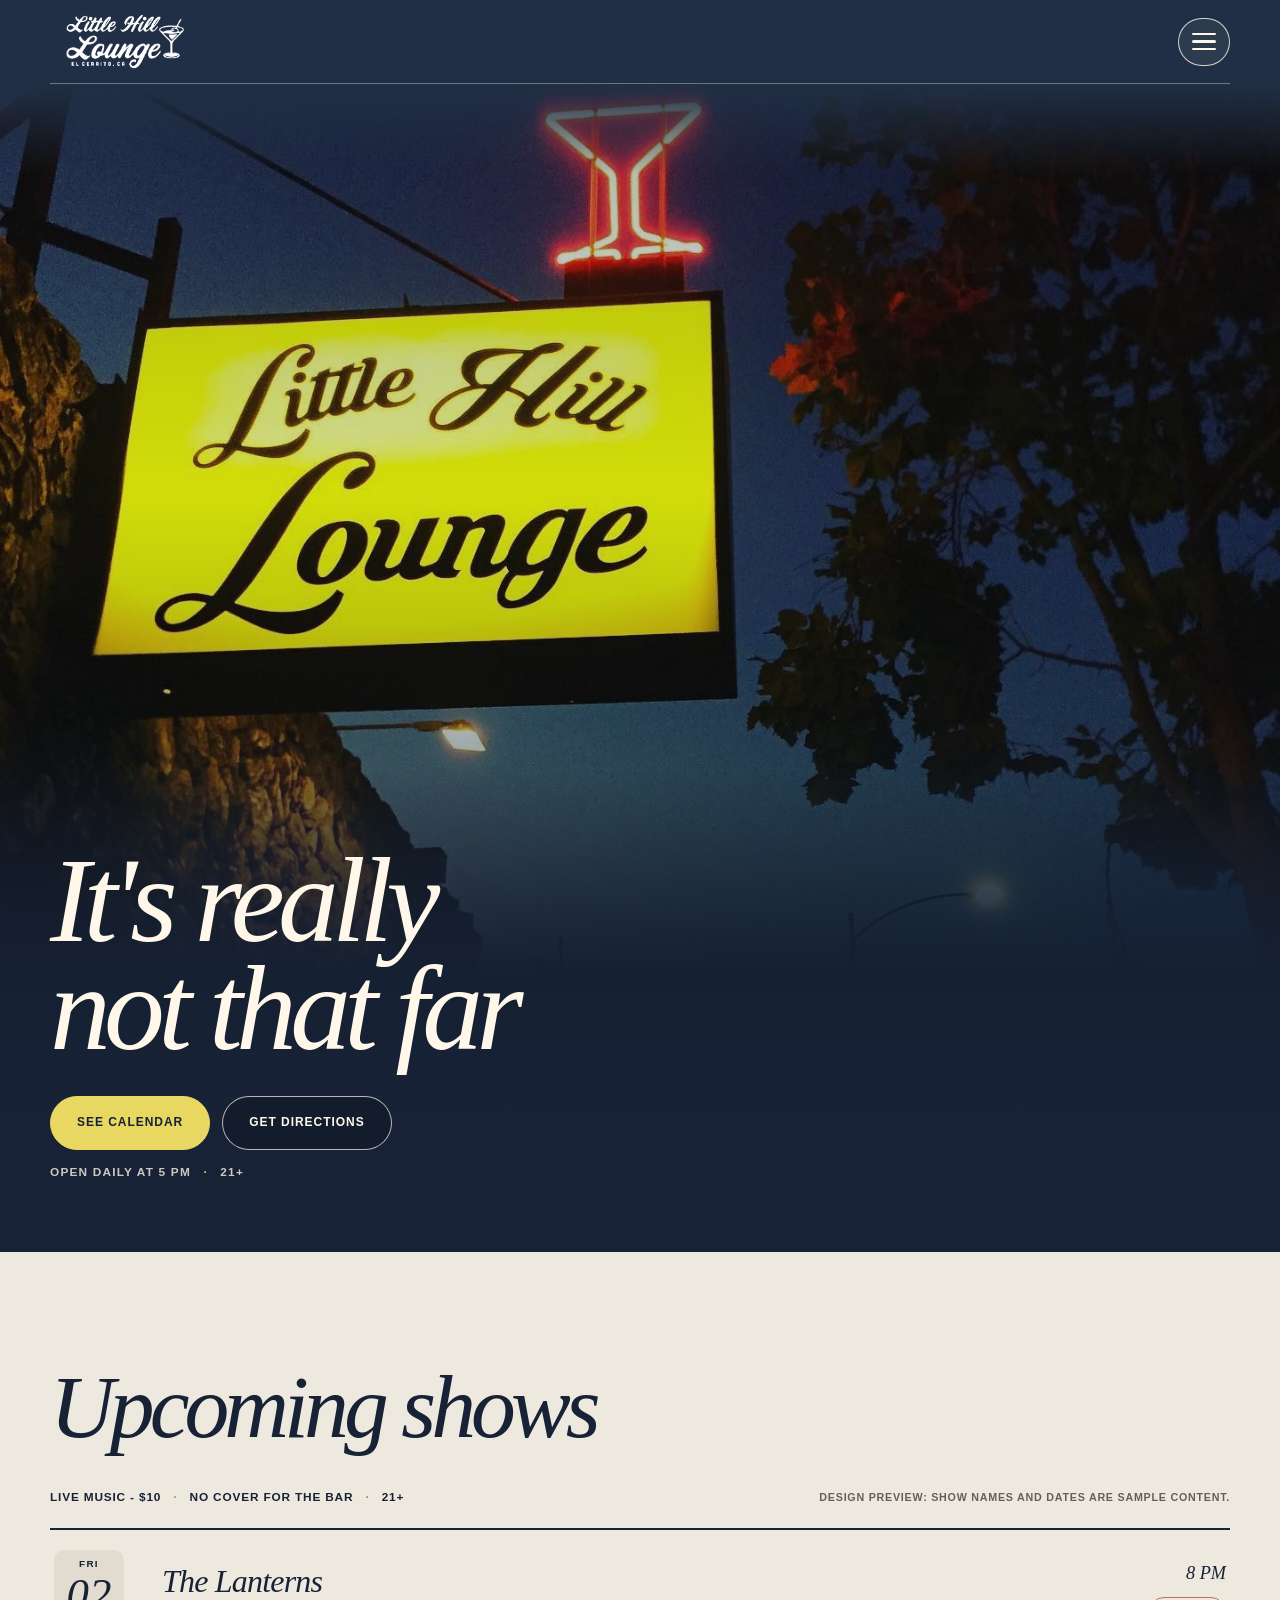
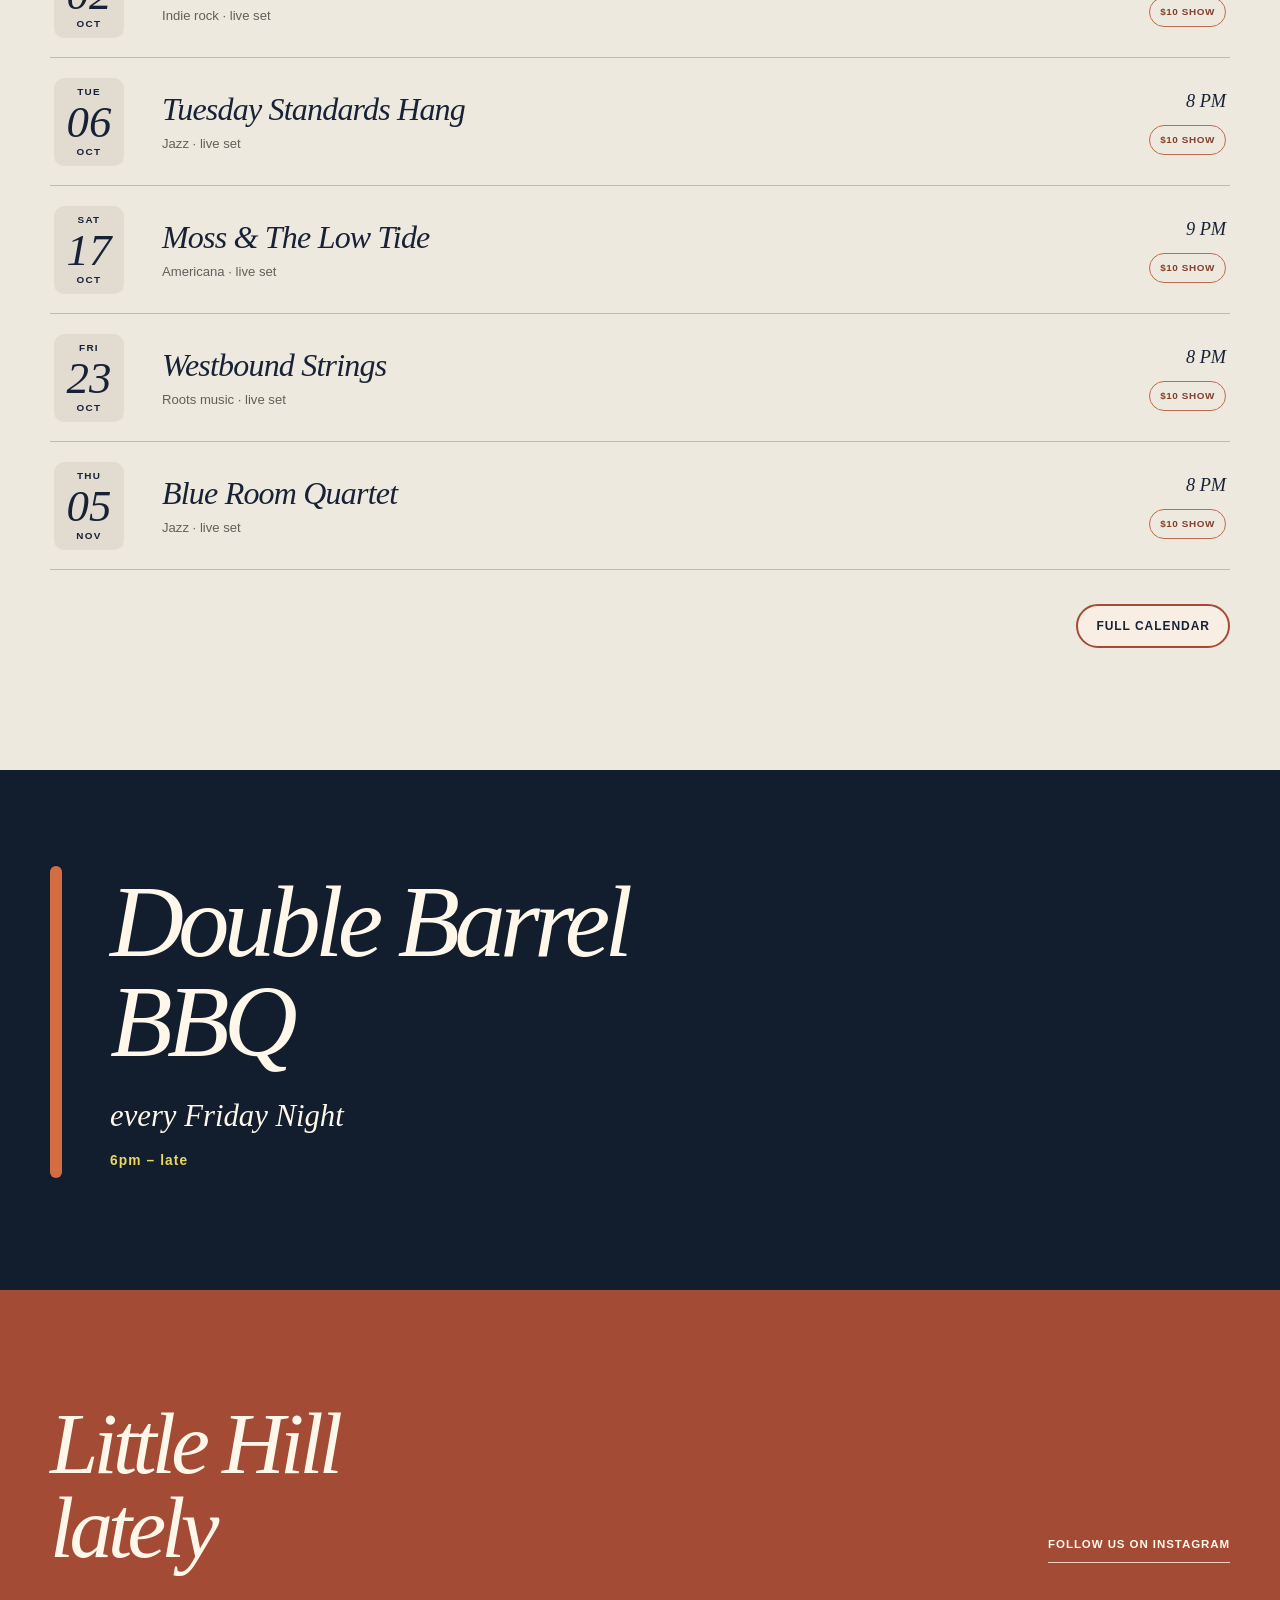
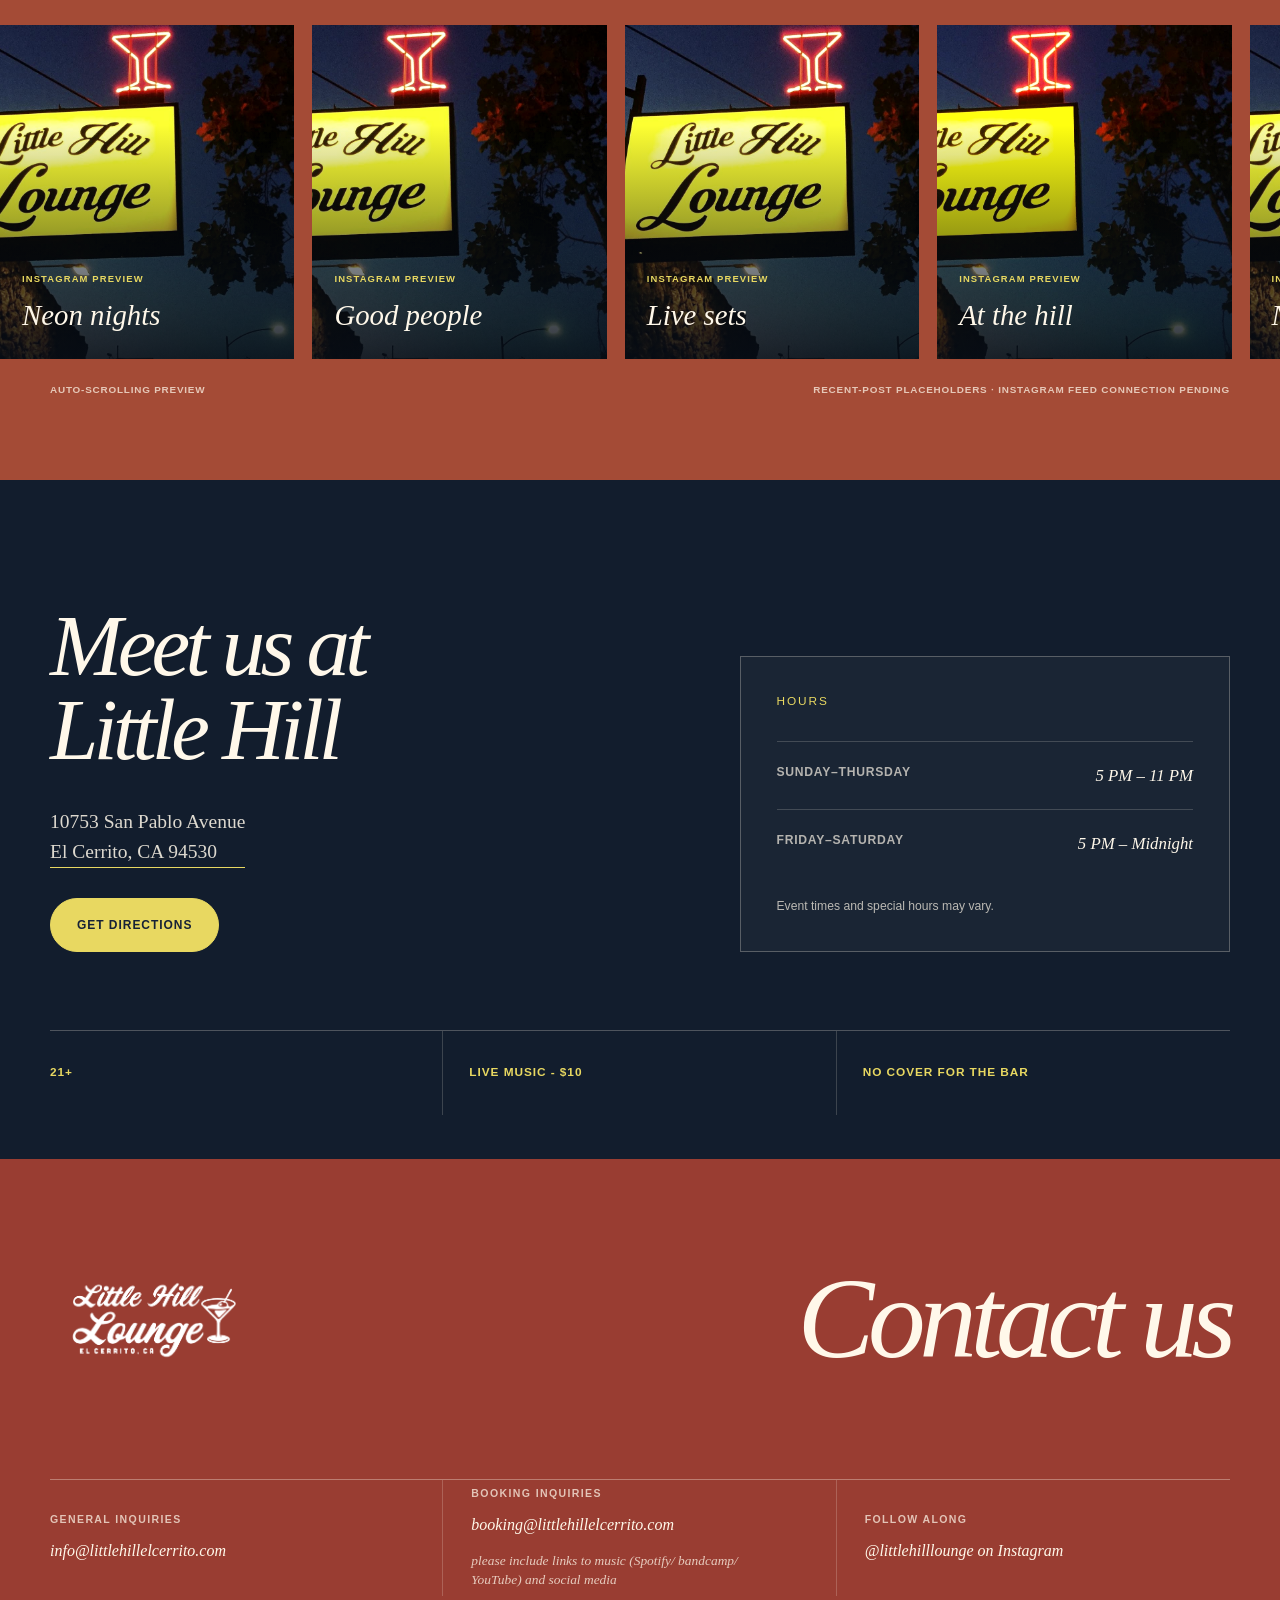
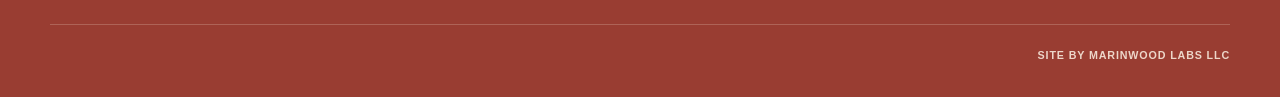
<file: website-preview/index.html>
<!DOCTYPE html><html lang="en"><head><!-- little-hill-preview-build:c934e8833230966b --><meta charSet="utf-8"/><meta name="viewport" content="width=device-width, initial-scale=1"/><link rel="preload" href="images/little-hill-logo-white.png" as="image"/><link rel="stylesheet" href="_next/static/css/index.dz2rYvUf.css" data-rsc-css-href="_next/static/css/index.dz2rYvUf.css" data-precedence="vite-rsc/importer-resources"/><title>Little Hill Lounge | El Cerrito&#x27;s Living Room</title><meta name="description" content="Little Hill Lounge is El Cerrito&#x27;s living room for drinks, neighbors, and live music. Find hours, directions, show updates, and booking information."/><meta property="og:title" content="Little Hill Lounge | El Cerrito&#x27;s Living Room"/><meta property="og:description" content="Drinks, neighbors, and live music in El Cerrito, California."/><meta property="og:image" content="https://littlehillelcerrito.com/images/little-hill-exterior.jpg"/><meta name="twitter:card" content="summary_large_image"/><meta name="twitter:title" content="Little Hill Lounge | El Cerrito&#x27;s Living Room"/><meta name="twitter:description" content="Drinks, neighbors, and live music in El Cerrito, California."/><meta name="twitter:image" content="https://littlehillelcerrito.com/images/little-hill-exterior.jpg"/><link rel="shortcut icon" href="images/little-hill-mark.png"/><link rel="icon" href="images/little-hill-mark.png"/>
</head><body><main id="top"><div class="site-header-bar"><header class="site-header shell"><a class="brand" href="./" aria-label="Little Hill Lounge home"><img src="images/little-hill-logo-white.png" alt="Little Hill Lounge"/></a><details class="site-menu"><summary class="menu-toggle" aria-label="Navigation menu"><span class="menu-icon" aria-hidden="true"><span></span><span></span><span></span></span></summary><nav class="menu-panel" aria-label="Main menu"><a href="#contact">Contact Us / Booking</a><a href="events.html">Events Calendar</a></nav></details></header></div><section class="hero" aria-labelledby="hero-title"><div class="hero-photo" aria-hidden="true"><img src="images/little-hill-exterior.jpg" alt="" fetchPriority="high"/></div><div class="hero-shade" aria-hidden="true"></div><div class="hero-content shell"><h1 id="hero-title">It&#x27;s really<br/>not that far</h1><div class="hero-actions"><a class="button button-primary" href="events.html">See Calendar</a><a class="button button-ghost" href="https://www.google.com/maps/search/?api=1&amp;query=Little+Hill+Lounge%2C+10753+San+Pablo+Ave%2C+El+Cerrito%2C+CA+94530">Get directions</a></div><p class="hero-facts">Open daily at 5 PM <span aria-hidden="true">·</span> 21+</p></div></section><section class="events-teaser" id="events" aria-labelledby="events-title"><div class="shell"><div class="events-heading"><div><h2 id="events-title">Upcoming shows</h2></div></div><div class="events-intro"><p>Live Music - $10 <span aria-hidden="true">·</span> No cover for the bar <span aria-hidden="true">·</span> 21+</p><p>Design preview: show names and dates are sample content.</p></div><div class="event-list"><article class="event-row"><time class="event-date" dateTime="2026-10-02"><span>Fri</span><strong>02</strong><span>Oct</span></time><div class="event-detail"><h3>The Lanterns</h3><p>Indie rock · live set</p></div><div class="event-meta"><span class="event-time">8 PM</span><span class="event-price">$10 show</span></div></article><article class="event-row"><time class="event-date" dateTime="2026-10-06"><span>Tue</span><strong>06</strong><span>Oct</span></time><div class="event-detail"><h3>Tuesday Standards Hang</h3><p>Jazz · live set</p></div><div class="event-meta"><span class="event-time">8 PM</span><span class="event-price">$10 show</span></div></article><article class="event-row"><time class="event-date" dateTime="2026-10-17"><span>Sat</span><strong>17</strong><span>Oct</span></time><div class="event-detail"><h3>Moss &amp; The Low Tide</h3><p>Americana · live set</p></div><div class="event-meta"><span class="event-time">9 PM</span><span class="event-price">$10 show</span></div></article><article class="event-row"><time class="event-date" dateTime="2026-10-23"><span>Fri</span><strong>23</strong><span>Oct</span></time><div class="event-detail"><h3>Westbound Strings</h3><p>Roots music · live set</p></div><div class="event-meta"><span class="event-time">8 PM</span><span class="event-price">$10 show</span></div></article><article class="event-row"><time class="event-date" dateTime="2026-11-05"><span>Thu</span><strong>05</strong><span>Nov</span></time><div class="event-detail"><h3>Blue Room Quartet</h3><p>Jazz · live set</p></div><div class="event-meta"><span class="event-time">8 PM</span><span class="event-price">$10 show</span></div></article></div><div class="calendar-bottom-action"><a class="calendar-link" href="events.html">Full calendar</a></div></div></section><section class="bbq-band" aria-labelledby="bbq-title"><div class="shell bbq-inner"><div class="bbq-rule" aria-hidden="true"></div><div class="bbq-copy"><h2 id="bbq-title">Double Barrel<br/>BBQ</h2><p class="bbq-night">every Friday Night</p><p class="bbq-time">6pm – late</p></div></div></section><section class="instagram-section" aria-labelledby="instagram-title"><div class="shell instagram-heading"><div><h2 id="instagram-title">Little Hill<br/>lately</h2></div><a class="instagram-account-link" href="https://www.instagram.com/littlehilllounge" target="_blank" rel="noopener noreferrer">Follow us on Instagram</a></div><a class="instagram-track" href="https://www.instagram.com/littlehilllounge" target="_blank" rel="noopener noreferrer" aria-label="Open Little Hill Lounge on Instagram"><div class="instagram-marquee"><article class="instagram-tile"><img src="images/little-hill-exterior.jpg" alt="" loading="lazy"/><span>Instagram preview</span><strong>Neon nights</strong></article><article class="instagram-tile"><img src="images/little-hill-exterior.jpg" alt="" loading="lazy"/><span>Instagram preview</span><strong>Good people</strong></article><article class="instagram-tile"><img src="images/little-hill-exterior.jpg" alt="" loading="lazy"/><span>Instagram preview</span><strong>Live sets</strong></article><article class="instagram-tile"><img src="images/little-hill-exterior.jpg" alt="" loading="lazy"/><span>Instagram preview</span><strong>At the hill</strong></article><article class="instagram-tile"><img src="images/little-hill-exterior.jpg" alt="" loading="lazy"/><span>Instagram preview</span><strong>Neon nights</strong></article><article class="instagram-tile"><img src="images/little-hill-exterior.jpg" alt="" loading="lazy"/><span>Instagram preview</span><strong>Good people</strong></article><article class="instagram-tile"><img src="images/little-hill-exterior.jpg" alt="" loading="lazy"/><span>Instagram preview</span><strong>Live sets</strong></article><article class="instagram-tile"><img src="images/little-hill-exterior.jpg" alt="" loading="lazy"/><span>Instagram preview</span><strong>At the hill</strong></article></div></a><div class="shell instagram-note"><span>Auto-scrolling preview</span><p>Recent-post placeholders · Instagram feed connection pending</p></div></section><section class="visit" id="visit" aria-labelledby="visit-title"><div class="shell visit-grid"><div class="visit-intro"><h2 id="visit-title">Meet us at<br/>Little Hill</h2><a class="address" href="https://www.google.com/maps/search/?api=1&amp;query=Little+Hill+Lounge%2C+10753+San+Pablo+Ave%2C+El+Cerrito%2C+CA+94530">10753 San Pablo Avenue<br/>El Cerrito, CA 94530</a><a class="button button-primary" href="https://www.google.com/maps/search/?api=1&amp;query=Little+Hill+Lounge%2C+10753+San+Pablo+Ave%2C+El+Cerrito%2C+CA+94530">Get directions</a></div><div class="hours-card"><h3>Hours</h3><div><span>Sunday–Thursday</span><strong>5 PM – 11 PM</strong></div><div><span>Friday–Saturday</span><strong>5 PM – Midnight</strong></div><p>Event times and special hours may vary.</p></div></div><div class="shell visit-notes" aria-label="Admission information"><div><strong>21+</strong></div><div><strong>Live Music - $10</strong></div><div><strong>No cover for the bar</strong></div></div></section><footer id="contact" aria-labelledby="contact-title"><div class="shell footer-top"><img src="images/little-hill-logo-white.png" alt="Little Hill Lounge" loading="lazy"/><h2 id="contact-title">Contact us</h2></div><div class="shell footer-links"><div><span>General inquiries</span><a href="mailto:info@littlehillelcerrito.com">info@littlehillelcerrito.com</a></div><div><span>Booking Inquiries</span><a href="mailto:booking@littlehillelcerrito.com">booking@littlehillelcerrito.com</a><p class="booking-note">please include links to music (Spotify/ bandcamp/ YouTube) and social media</p></div><div><span>Follow along</span><a href="https://www.instagram.com/littlehilllounge" target="_blank" rel="noopener noreferrer">@littlehilllounge on Instagram</a></div></div><a class="shell footer-credit" href="https://www.marinwoodlabs.com" target="_blank" rel="noopener noreferrer">Site by Marinwood Labs LLC</a></footer></main></body></html>
</file>
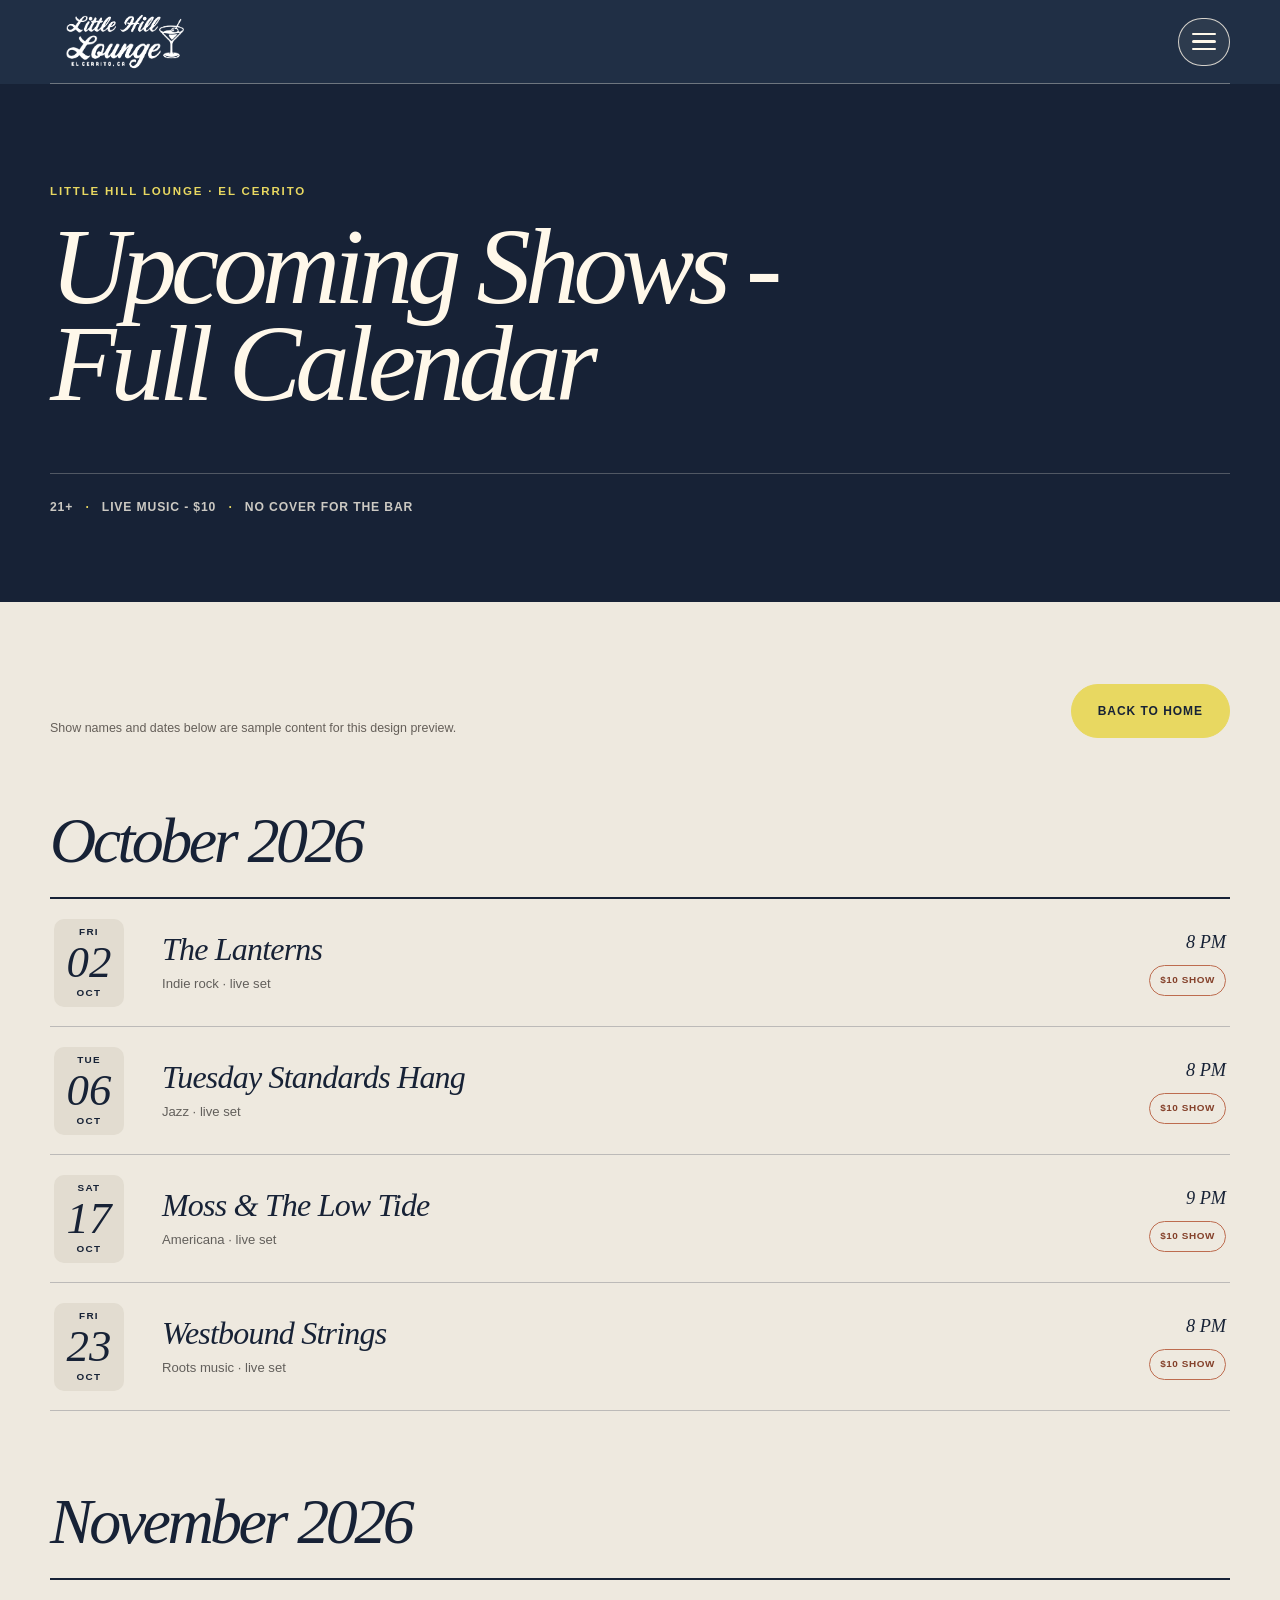
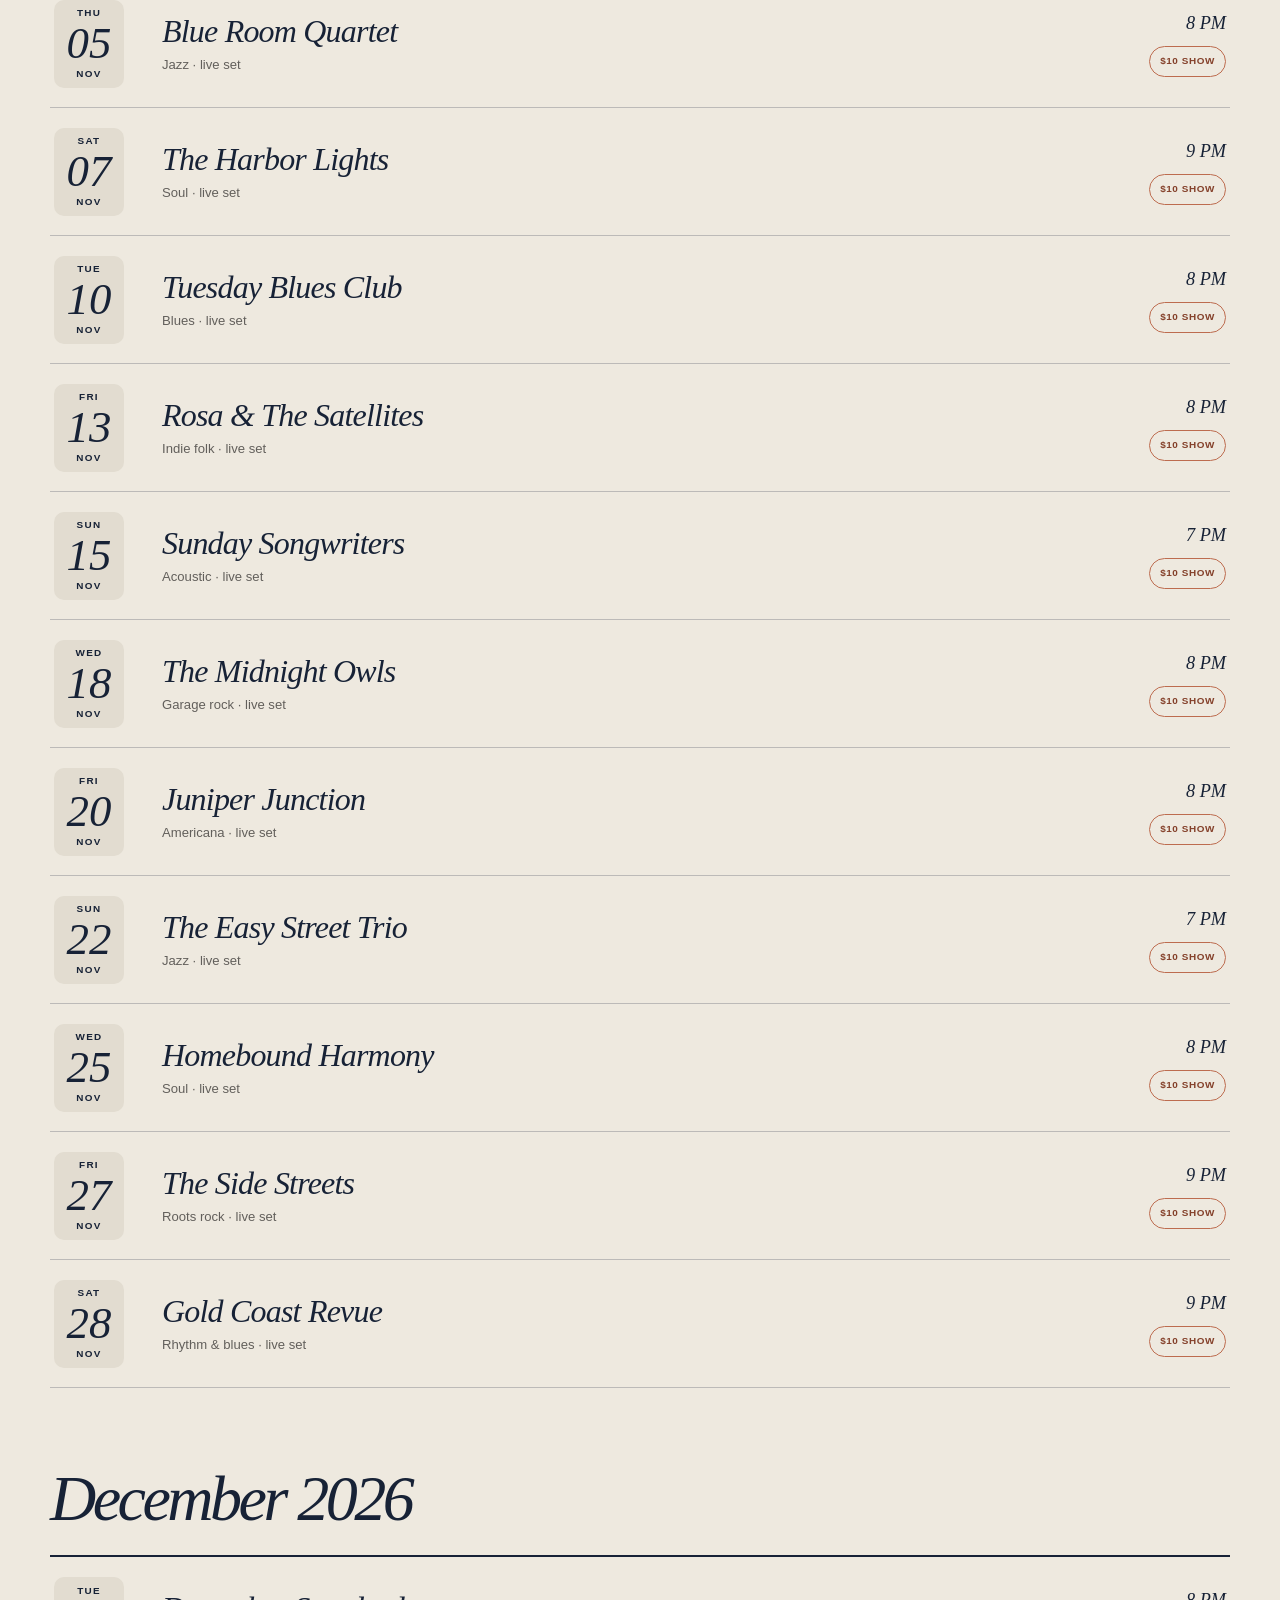
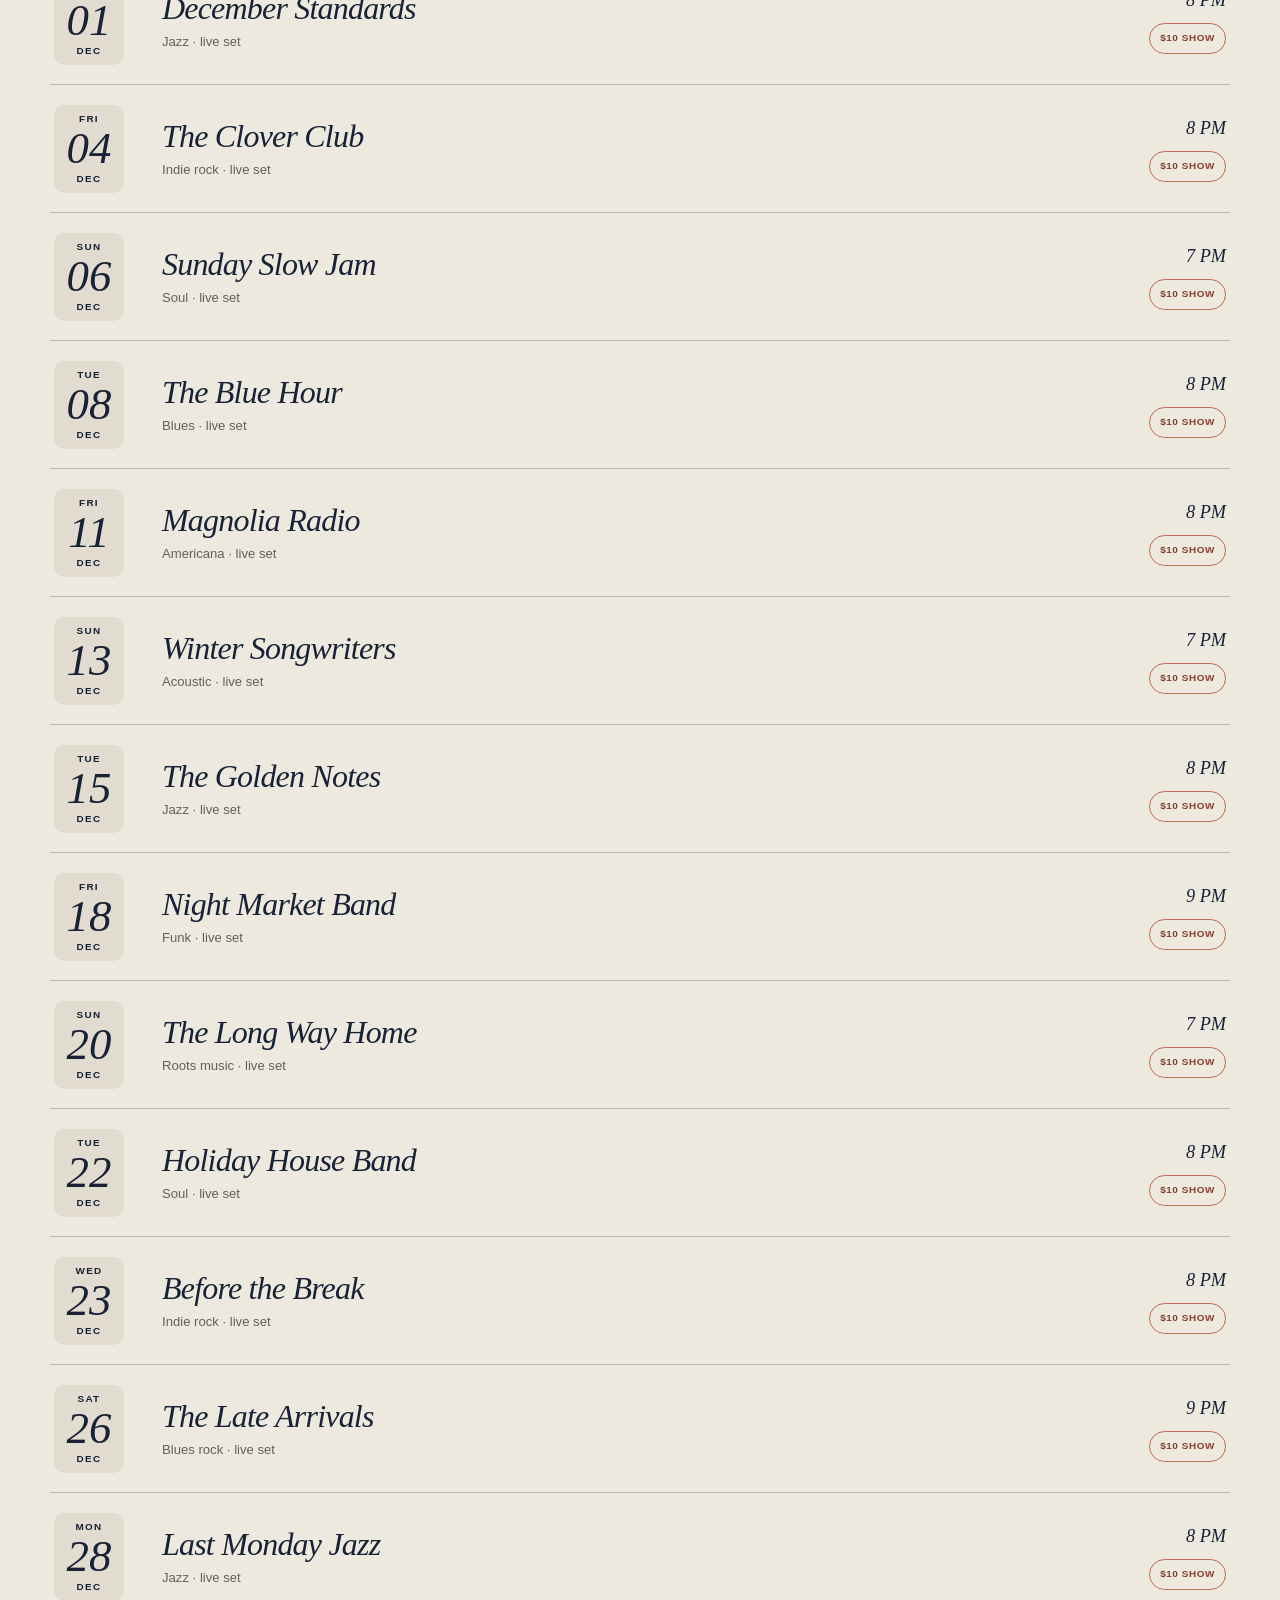
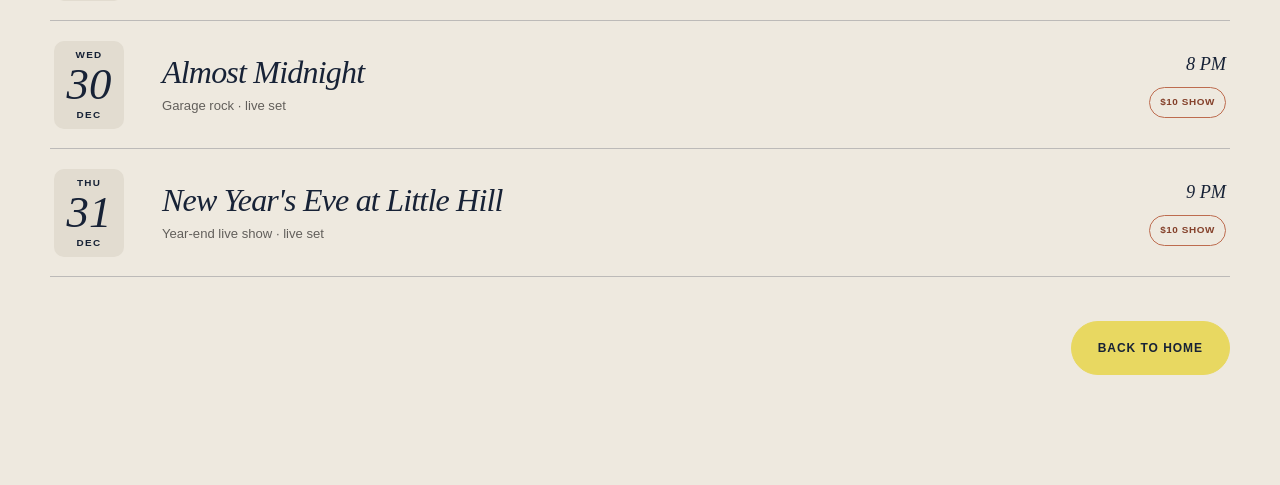
<file: website-preview/events.html>
<!DOCTYPE html><html lang="en"><head><!-- little-hill-preview-build:c934e8833230966b --><meta charSet="utf-8"/><meta name="viewport" content="width=device-width, initial-scale=1"/><link rel="preload" href="images/little-hill-logo-white.png" as="image"/><link rel="stylesheet" href="_next/static/css/index.dz2rYvUf.css" data-rsc-css-href="_next/static/css/index.dz2rYvUf.css" data-precedence="vite-rsc/importer-resources"/><title>Upcoming Shows | Little Hill Lounge</title><meta name="description" content="Preview the Little Hill Lounge full show schedule in El Cerrito."/><meta property="og:title" content="Little Hill Lounge | El Cerrito&#x27;s Living Room"/><meta property="og:description" content="Drinks, neighbors, and live music in El Cerrito, California."/><meta property="og:image" content="https://littlehillelcerrito.com/images/little-hill-exterior.jpg"/><meta name="twitter:card" content="summary_large_image"/><meta name="twitter:title" content="Little Hill Lounge | El Cerrito&#x27;s Living Room"/><meta name="twitter:description" content="Drinks, neighbors, and live music in El Cerrito, California."/><meta name="twitter:image" content="https://littlehillelcerrito.com/images/little-hill-exterior.jpg"/><link rel="shortcut icon" href="images/little-hill-mark.png"/><link rel="icon" href="images/little-hill-mark.png"/>
</head><body><main class="events-page" id="top"><div class="site-header-bar"><header class="site-header shell"><a class="brand" href="./" aria-label="Little Hill Lounge home"><img src="images/little-hill-logo-white.png" alt="Little Hill Lounge"/></a><details class="site-menu"><summary class="menu-toggle" aria-label="Navigation menu"><span class="menu-icon" aria-hidden="true"><span></span><span></span><span></span></span></summary><nav class="menu-panel" aria-label="Main menu"><a href="./">Home</a><a href="./#contact">Contact Us / Booking</a><a href="events.html">Events Calendar</a></nav></details></header></div><div class="events-page-hero"><div class="shell events-page-content"><p class="eyebrow">Little Hill Lounge · El Cerrito</p><h1 id="events-page-title">Upcoming Shows -<br/>Full Calendar</h1><p class="admission-summary">21+ <span aria-hidden="true">·</span> Live Music - $10 <span aria-hidden="true">·</span> No cover for the bar</p></div></div><section class="full-calendar" aria-labelledby="events-page-title"><div class="shell"><div class="full-calendar-intro"><div><p>Show names and dates below are sample content for this design preview.</p></div><a class="button button-primary calendar-back" href="./">Back to home</a></div><section class="calendar-month" aria-label="October 2026"><h2>October 2026</h2><div class="event-list"><article class="event-row"><time class="event-date" dateTime="2026-10-02"><span>Fri</span><strong>02</strong><span>Oct</span></time><div class="event-detail"><h3>The Lanterns</h3><p>Indie rock · live set</p></div><div class="event-meta"><span class="event-time">8 PM</span><span class="event-price">$10 show</span></div></article><article class="event-row"><time class="event-date" dateTime="2026-10-06"><span>Tue</span><strong>06</strong><span>Oct</span></time><div class="event-detail"><h3>Tuesday Standards Hang</h3><p>Jazz · live set</p></div><div class="event-meta"><span class="event-time">8 PM</span><span class="event-price">$10 show</span></div></article><article class="event-row"><time class="event-date" dateTime="2026-10-17"><span>Sat</span><strong>17</strong><span>Oct</span></time><div class="event-detail"><h3>Moss &amp; The Low Tide</h3><p>Americana · live set</p></div><div class="event-meta"><span class="event-time">9 PM</span><span class="event-price">$10 show</span></div></article><article class="event-row"><time class="event-date" dateTime="2026-10-23"><span>Fri</span><strong>23</strong><span>Oct</span></time><div class="event-detail"><h3>Westbound Strings</h3><p>Roots music · live set</p></div><div class="event-meta"><span class="event-time">8 PM</span><span class="event-price">$10 show</span></div></article></div></section><section class="calendar-month" aria-label="November 2026"><h2>November 2026</h2><div class="event-list"><article class="event-row"><time class="event-date" dateTime="2026-11-05"><span>Thu</span><strong>05</strong><span>Nov</span></time><div class="event-detail"><h3>Blue Room Quartet</h3><p>Jazz · live set</p></div><div class="event-meta"><span class="event-time">8 PM</span><span class="event-price">$10 show</span></div></article><article class="event-row"><time class="event-date" dateTime="2026-11-07"><span>Sat</span><strong>07</strong><span>Nov</span></time><div class="event-detail"><h3>The Harbor Lights</h3><p>Soul · live set</p></div><div class="event-meta"><span class="event-time">9 PM</span><span class="event-price">$10 show</span></div></article><article class="event-row"><time class="event-date" dateTime="2026-11-10"><span>Tue</span><strong>10</strong><span>Nov</span></time><div class="event-detail"><h3>Tuesday Blues Club</h3><p>Blues · live set</p></div><div class="event-meta"><span class="event-time">8 PM</span><span class="event-price">$10 show</span></div></article><article class="event-row"><time class="event-date" dateTime="2026-11-13"><span>Fri</span><strong>13</strong><span>Nov</span></time><div class="event-detail"><h3>Rosa &amp; The Satellites</h3><p>Indie folk · live set</p></div><div class="event-meta"><span class="event-time">8 PM</span><span class="event-price">$10 show</span></div></article><article class="event-row"><time class="event-date" dateTime="2026-11-15"><span>Sun</span><strong>15</strong><span>Nov</span></time><div class="event-detail"><h3>Sunday Songwriters</h3><p>Acoustic · live set</p></div><div class="event-meta"><span class="event-time">7 PM</span><span class="event-price">$10 show</span></div></article><article class="event-row"><time class="event-date" dateTime="2026-11-18"><span>Wed</span><strong>18</strong><span>Nov</span></time><div class="event-detail"><h3>The Midnight Owls</h3><p>Garage rock · live set</p></div><div class="event-meta"><span class="event-time">8 PM</span><span class="event-price">$10 show</span></div></article><article class="event-row"><time class="event-date" dateTime="2026-11-20"><span>Fri</span><strong>20</strong><span>Nov</span></time><div class="event-detail"><h3>Juniper Junction</h3><p>Americana · live set</p></div><div class="event-meta"><span class="event-time">8 PM</span><span class="event-price">$10 show</span></div></article><article class="event-row"><time class="event-date" dateTime="2026-11-22"><span>Sun</span><strong>22</strong><span>Nov</span></time><div class="event-detail"><h3>The Easy Street Trio</h3><p>Jazz · live set</p></div><div class="event-meta"><span class="event-time">7 PM</span><span class="event-price">$10 show</span></div></article><article class="event-row"><time class="event-date" dateTime="2026-11-25"><span>Wed</span><strong>25</strong><span>Nov</span></time><div class="event-detail"><h3>Homebound Harmony</h3><p>Soul · live set</p></div><div class="event-meta"><span class="event-time">8 PM</span><span class="event-price">$10 show</span></div></article><article class="event-row"><time class="event-date" dateTime="2026-11-27"><span>Fri</span><strong>27</strong><span>Nov</span></time><div class="event-detail"><h3>The Side Streets</h3><p>Roots rock · live set</p></div><div class="event-meta"><span class="event-time">9 PM</span><span class="event-price">$10 show</span></div></article><article class="event-row"><time class="event-date" dateTime="2026-11-28"><span>Sat</span><strong>28</strong><span>Nov</span></time><div class="event-detail"><h3>Gold Coast Revue</h3><p>Rhythm &amp; blues · live set</p></div><div class="event-meta"><span class="event-time">9 PM</span><span class="event-price">$10 show</span></div></article></div></section><section class="calendar-month" aria-label="December 2026"><h2>December 2026</h2><div class="event-list"><article class="event-row"><time class="event-date" dateTime="2026-12-01"><span>Tue</span><strong>01</strong><span>Dec</span></time><div class="event-detail"><h3>December Standards</h3><p>Jazz · live set</p></div><div class="event-meta"><span class="event-time">8 PM</span><span class="event-price">$10 show</span></div></article><article class="event-row"><time class="event-date" dateTime="2026-12-04"><span>Fri</span><strong>04</strong><span>Dec</span></time><div class="event-detail"><h3>The Clover Club</h3><p>Indie rock · live set</p></div><div class="event-meta"><span class="event-time">8 PM</span><span class="event-price">$10 show</span></div></article><article class="event-row"><time class="event-date" dateTime="2026-12-06"><span>Sun</span><strong>06</strong><span>Dec</span></time><div class="event-detail"><h3>Sunday Slow Jam</h3><p>Soul · live set</p></div><div class="event-meta"><span class="event-time">7 PM</span><span class="event-price">$10 show</span></div></article><article class="event-row"><time class="event-date" dateTime="2026-12-08"><span>Tue</span><strong>08</strong><span>Dec</span></time><div class="event-detail"><h3>The Blue Hour</h3><p>Blues · live set</p></div><div class="event-meta"><span class="event-time">8 PM</span><span class="event-price">$10 show</span></div></article><article class="event-row"><time class="event-date" dateTime="2026-12-11"><span>Fri</span><strong>11</strong><span>Dec</span></time><div class="event-detail"><h3>Magnolia Radio</h3><p>Americana · live set</p></div><div class="event-meta"><span class="event-time">8 PM</span><span class="event-price">$10 show</span></div></article><article class="event-row"><time class="event-date" dateTime="2026-12-13"><span>Sun</span><strong>13</strong><span>Dec</span></time><div class="event-detail"><h3>Winter Songwriters</h3><p>Acoustic · live set</p></div><div class="event-meta"><span class="event-time">7 PM</span><span class="event-price">$10 show</span></div></article><article class="event-row"><time class="event-date" dateTime="2026-12-15"><span>Tue</span><strong>15</strong><span>Dec</span></time><div class="event-detail"><h3>The Golden Notes</h3><p>Jazz · live set</p></div><div class="event-meta"><span class="event-time">8 PM</span><span class="event-price">$10 show</span></div></article><article class="event-row"><time class="event-date" dateTime="2026-12-18"><span>Fri</span><strong>18</strong><span>Dec</span></time><div class="event-detail"><h3>Night Market Band</h3><p>Funk · live set</p></div><div class="event-meta"><span class="event-time">9 PM</span><span class="event-price">$10 show</span></div></article><article class="event-row"><time class="event-date" dateTime="2026-12-20"><span>Sun</span><strong>20</strong><span>Dec</span></time><div class="event-detail"><h3>The Long Way Home</h3><p>Roots music · live set</p></div><div class="event-meta"><span class="event-time">7 PM</span><span class="event-price">$10 show</span></div></article><article class="event-row"><time class="event-date" dateTime="2026-12-22"><span>Tue</span><strong>22</strong><span>Dec</span></time><div class="event-detail"><h3>Holiday House Band</h3><p>Soul · live set</p></div><div class="event-meta"><span class="event-time">8 PM</span><span class="event-price">$10 show</span></div></article><article class="event-row"><time class="event-date" dateTime="2026-12-23"><span>Wed</span><strong>23</strong><span>Dec</span></time><div class="event-detail"><h3>Before the Break</h3><p>Indie rock · live set</p></div><div class="event-meta"><span class="event-time">8 PM</span><span class="event-price">$10 show</span></div></article><article class="event-row"><time class="event-date" dateTime="2026-12-26"><span>Sat</span><strong>26</strong><span>Dec</span></time><div class="event-detail"><h3>The Late Arrivals</h3><p>Blues rock · live set</p></div><div class="event-meta"><span class="event-time">9 PM</span><span class="event-price">$10 show</span></div></article><article class="event-row"><time class="event-date" dateTime="2026-12-28"><span>Mon</span><strong>28</strong><span>Dec</span></time><div class="event-detail"><h3>Last Monday Jazz</h3><p>Jazz · live set</p></div><div class="event-meta"><span class="event-time">8 PM</span><span class="event-price">$10 show</span></div></article><article class="event-row"><time class="event-date" dateTime="2026-12-30"><span>Wed</span><strong>30</strong><span>Dec</span></time><div class="event-detail"><h3>Almost Midnight</h3><p>Garage rock · live set</p></div><div class="event-meta"><span class="event-time">8 PM</span><span class="event-price">$10 show</span></div></article><article class="event-row"><time class="event-date" dateTime="2026-12-31"><span>Thu</span><strong>31</strong><span>Dec</span></time><div class="event-detail"><h3>New Year&#x27;s Eve at Little Hill</h3><p>Year-end live show · live set</p></div><div class="event-meta"><span class="event-time">9 PM</span><span class="event-price">$10 show</span></div></article></div></section><div class="full-calendar-bottom"><a class="button button-primary calendar-back" href="./">Back to home</a></div></div></section></main></body></html>
</file>
<file: website-preview/_next/static/css/index.dz2rYvUf.css>
/*! tailwindcss v4.2.1 | MIT License | https://tailwindcss.com */
@layer theme{:root,:host{--font-sans:ui-sans-serif, system-ui, sans-serif, "Apple Color Emoji", "Segoe UI Emoji", "Segoe UI Symbol", "Noto Color Emoji";--font-mono:ui-monospace, SFMono-Regular, Menlo, Monaco, Consolas, "Liberation Mono", "Courier New", monospace;--spacing:.25rem;--default-font-family:var(--font-sans);--default-mono-font-family:var(--font-mono)}}@layer base{*,:after,:before{box-sizing:border-box;border:0 solid;margin:0;padding:0}::backdrop{box-sizing:border-box;border:0 solid;margin:0;padding:0}::file-selector-button{box-sizing:border-box;border:0 solid;margin:0;padding:0}html,:host{-webkit-text-size-adjust:100%;tab-size:4;line-height:1.5;font-family:var(--default-font-family,ui-sans-serif, system-ui, sans-serif, "Apple Color Emoji", "Segoe UI Emoji", "Segoe UI Symbol", "Noto Color Emoji");font-feature-settings:var(--default-font-feature-settings,normal);font-variation-settings:var(--default-font-variation-settings,normal);-webkit-tap-highlight-color:transparent}hr{height:0;color:inherit;border-top-width:1px}abbr:where([title]){-webkit-text-decoration:underline dotted;text-decoration:underline dotted}h1,h2,h3,h4,h5,h6{font-size:inherit;font-weight:inherit}a{color:inherit;-webkit-text-decoration:inherit;-webkit-text-decoration:inherit;-webkit-text-decoration:inherit;-webkit-text-decoration:inherit;text-decoration:inherit}b,strong{font-weight:bolder}code,kbd,samp,pre{font-family:var(--default-mono-font-family,ui-monospace, SFMono-Regular, Menlo, Monaco, Consolas, "Liberation Mono", "Courier New", monospace);font-feature-settings:var(--default-mono-font-feature-settings,normal);font-variation-settings:var(--default-mono-font-variation-settings,normal);font-size:1em}small{font-size:80%}sub,sup{vertical-align:baseline;font-size:75%;line-height:0;position:relative}sub{bottom:-.25em}sup{top:-.5em}table{text-indent:0;border-color:inherit;border-collapse:collapse}:-moz-focusring{outline:auto}progress{vertical-align:baseline}summary{display:list-item}ol,ul,menu{list-style:none}img,svg,video,canvas,audio,iframe,embed,object{vertical-align:middle;display:block}img,video{max-width:100%;height:auto}button,input,select,optgroup,textarea{font:inherit;font-feature-settings:inherit;font-variation-settings:inherit;letter-spacing:inherit;color:inherit;opacity:1;background-color:#0000;border-radius:0}::file-selector-button{font:inherit;font-feature-settings:inherit;font-variation-settings:inherit;letter-spacing:inherit;color:inherit;opacity:1;background-color:#0000;border-radius:0}:where(select:is([multiple],[size])) optgroup{font-weight:bolder}:where(select:is([multiple],[size])) optgroup option{padding-inline-start:20px}::file-selector-button{margin-inline-end:4px}::placeholder{opacity:1}@supports (not ((-webkit-appearance:-apple-pay-button))) or (contain-intrinsic-size:1px){::placeholder{color:currentColor}@supports (color:color-mix(in lab, red, red)){::placeholder{color:color-mix(in oklab, currentcolor 50%, transparent)}}}textarea{resize:vertical}::-webkit-search-decoration{-webkit-appearance:none}::-webkit-date-and-time-value{min-height:1lh;text-align:inherit}::-webkit-datetime-edit{display:inline-flex}::-webkit-datetime-edit-fields-wrapper{padding:0}::-webkit-datetime-edit{padding-block:0}::-webkit-datetime-edit-year-field{padding-block:0}::-webkit-datetime-edit-month-field{padding-block:0}::-webkit-datetime-edit-day-field{padding-block:0}::-webkit-datetime-edit-hour-field{padding-block:0}::-webkit-datetime-edit-minute-field{padding-block:0}::-webkit-datetime-edit-second-field{padding-block:0}::-webkit-datetime-edit-millisecond-field{padding-block:0}::-webkit-datetime-edit-meridiem-field{padding-block:0}::-webkit-calendar-picker-indicator{line-height:1}:-moz-ui-invalid{box-shadow:none}button,input:where([type=button],[type=reset],[type=submit]){-webkit-appearance:button;appearance:button}::file-selector-button{-webkit-appearance:button;appearance:button}::-webkit-inner-spin-button{height:auto}::-webkit-outer-spin-button{height:auto}[hidden]:where(:not([hidden=until-found])){display:none!important}}@layer components;@layer utilities{.visible{visibility:visible}.relative{position:relative}.static{position:static}.sticky{position:sticky}.start{inset-inline-start:var(--spacing)}}:root{--ink:#172236;--blue:#202f45;--night-blue:#121d2d;--paper:#eee9df;--cream:#fff8ea;--yellow:#e8d861;--orange:#d56d43}*{box-sizing:border-box}html{scroll-behavior:smooth;scroll-padding-top:92px}body{background:var(--paper);color:var(--ink);margin:0;font-family:Arial,Helvetica,sans-serif}a{color:inherit;text-decoration:none}button,a,summary{-webkit-tap-highlight-color:transparent}:is(button:focus-visible,a:focus-visible,summary:focus-visible){outline:3px solid var(--yellow);outline-offset:4px}img{max-width:100%;display:block}h1,h2,h3,p{text-wrap:pretty}.shell{width:min(1180px,100% - 48px);margin-inline:auto}.eyebrow{color:var(--yellow);letter-spacing:.16em;text-transform:uppercase;margin:0 0 20px;font-size:.72rem;font-weight:800;line-height:1.4}.eyebrow.dark{color:#905238}.eyebrow.warm{color:#f0a278}h1,h2{letter-spacing:-.055em;margin:0;font-family:Georgia,Times New Roman,serif;font-style:italic;font-weight:400}h1{font-size:clamp(4.5rem,9.5vw,9rem);line-height:.89}h2{font-size:clamp(3.5rem,6.8vw,6.6rem);line-height:.97}.button{letter-spacing:.08em;text-align:center;text-transform:uppercase;border:1px solid #fff8eab3;border-radius:999px;justify-content:center;align-items:center;min-height:54px;padding:13px 26px;font-size:.75rem;font-weight:800;line-height:1.25;transition:background-color .2s,color .2s,transform .2s;display:inline-flex}.button:hover{transform:translateY(-2px)}.button-primary{border-color:var(--yellow);background:var(--yellow);color:var(--ink)}.button-primary:hover{background:var(--cream);border-color:var(--cream)}.button-ghost{color:var(--cream);background:#0e141e54}.button-ghost:hover{background:#fff8ea26}.hero{background:linear-gradient(180deg, var(--blue), var(--ink) 260px);color:var(--cream);position:relative;overflow:hidden}.hero-photo{position:relative}.hero-photo img{width:100%;height:auto}.hero-photo:before{content:"";z-index:1;background:linear-gradient(var(--blue), transparent);height:clamp(38px,7vw,90px);position:absolute;inset:0 0 auto}.hero-photo:after{content:"";background:linear-gradient(transparent, var(--ink));height:clamp(110px,16vw,220px);position:absolute;inset:auto 0 0}.hero-shade{background:linear-gradient(180deg, #090f184d, #090f1824 35%, #090f184d 54%, var(--ink) 88%);pointer-events:none;position:absolute;inset:0}.site-header-bar{z-index:100;background:var(--blue);color:var(--cream);position:sticky;top:0}.site-header{border-bottom:1px solid #fff8ea59;justify-content:space-between;align-items:center;gap:24px;min-height:84px;display:flex}.brand{flex:none;display:inline-block}.brand img{width:150px;height:auto}.site-menu{color:var(--cream);position:relative}.menu-toggle{cursor:pointer;background:#fff8ea0f;border:1.5px solid #fff8eacc;border-radius:999px;justify-content:center;align-items:center;width:52px;height:48px;list-style:none;display:flex}.menu-toggle::-webkit-details-marker{display:none}.menu-toggle:hover,.site-menu[open] .menu-toggle{background:#fff8ea21}.menu-icon{gap:5px;width:24px;display:grid}.menu-icon span{background:currentColor;border-radius:2px;height:2.5px}.menu-panel{background:#162338;border:1px solid #fff8ea40;border-radius:16px;width:min(270px,100vw - 32px);padding:9px;display:grid;position:absolute;top:calc(100% + 12px);right:0;box-shadow:0 18px 40px #00000059}.menu-panel a{border-radius:9px;padding:15px 16px;font-size:.78rem;font-weight:700}:is(.menu-panel a:hover,.menu-panel a:focus-visible){background:#fff8ea21}.hero-content{z-index:1;margin-top:clamp(-140px,-10vw,-20px);padding-bottom:70px;position:relative}.hero-copy{color:#fff8eade;max-width:560px;margin:28px 0 0;font-family:Georgia,Times New Roman,serif;font-size:clamp(1.12rem,2vw,1.38rem);line-height:1.5}.hero-actions{flex-wrap:wrap;gap:12px;margin-top:34px;display:flex}.hero-facts{color:#fff8eac7;letter-spacing:.1em;text-transform:uppercase;margin:14px 0 0;font-size:.74rem;font-weight:800}.hero-facts span{color:var(--yellow);padding-inline:8px}.events-teaser{background:var(--paper);padding:112px 0 122px}.events-heading{justify-content:space-between;align-items:end;gap:30px;display:flex}.events-heading h2{font-size:clamp(3.8rem,7vw,6.6rem)}.calendar-link{letter-spacing:.08em;white-space:nowrap;text-transform:uppercase;background:#f8eee4;border:2px solid #a44b36;border-radius:999px;justify-content:center;align-items:center;min-height:44px;padding:10px 18px;font-size:.75rem;font-weight:800;display:inline-flex}.calendar-link:hover{background:var(--orange);color:var(--ink)}.calendar-bottom-action{justify-content:flex-end;margin-top:34px;display:flex}.events-intro{justify-content:space-between;align-items:baseline;gap:24px;margin:38px 0 22px;display:flex}.events-intro p{letter-spacing:.07em;text-transform:uppercase;margin:0;font-size:.74rem;font-weight:800;line-height:1.5}.events-intro p:first-child span{color:var(--orange);padding-inline:8px}.events-intro p:last-child{color:#655f59;text-align:right;font-size:.67rem;font-weight:700}.event-list{border-top:2px solid var(--ink)}.event-row{border-bottom:1px solid #1722363b;grid-template-columns:82px minmax(0,1fr) 132px;align-items:center;gap:26px;min-height:128px;padding:18px 4px;display:grid}.event-date{text-transform:uppercase;background:#e2dcd0;border-radius:10px;align-content:center;justify-items:center;width:70px;min-height:88px;display:grid}.event-date span{letter-spacing:.13em;font-size:.62rem;font-weight:800;line-height:1}.event-date strong{margin:4px 0;font-family:Georgia,Times New Roman,serif;font-size:2.8rem;font-style:italic;font-weight:400;line-height:.95}.event-detail h3{letter-spacing:-.025em;margin:0 0 7px;font-family:Georgia,Times New Roman,serif;font-size:clamp(1.4rem,2.5vw,2rem);font-style:italic;font-weight:400;line-height:1.15}.event-detail p{color:#625f5b;margin:0;font-size:.82rem;line-height:1.4}.event-meta{justify-items:end;gap:9px;display:grid}.event-time{white-space:nowrap;font-family:Georgia,Times New Roman,serif;font-size:1.14rem;font-style:italic}.event-price{color:#84402a;letter-spacing:.06em;white-space:nowrap;text-transform:uppercase;border:1px solid #bd6c4f;border-radius:99px;padding:7px 10px;font-size:.62rem;font-weight:800}.bbq-band{background:var(--night-blue);color:var(--cream);padding:96px 0 112px}.bbq-inner{grid-template-columns:12px minmax(0,1fr);align-items:stretch;gap:48px;display:grid}.bbq-rule{background:var(--orange);border-radius:99px}.bbq-copy{padding:6px 0}.bbq-inner h2{font-size:clamp(4rem,8vw,7.5rem)}.bbq-night{color:var(--cream);margin:22px 0 0;font-family:Georgia,Times New Roman,serif;font-size:clamp(1.45rem,2.4vw,2rem);font-style:italic}.bbq-time{color:var(--yellow);letter-spacing:.08em;margin:12px 0 0;font-size:.86rem;font-weight:800}.instagram-section{color:var(--cream);background:#a44b36;padding:112px 0 82px;overflow:hidden}.instagram-heading{justify-content:space-between;align-items:end;gap:40px;margin-bottom:54px;display:flex}.instagram-heading .eyebrow{color:var(--yellow)}.instagram-account-link{letter-spacing:.08em;white-space:nowrap;text-transform:uppercase;border-bottom:1px solid #fff8eac7;margin-bottom:8px;padding-bottom:8px;font-size:.72rem;font-weight:800;display:inline-block}.instagram-account-link:hover{color:var(--yellow)}.instagram-track{display:block;overflow:hidden}.instagram-marquee{gap:18px;width:max-content;animation:32s linear infinite instagram-scroll;display:flex}:is(.instagram-track:hover .instagram-marquee,.instagram-track:focus-visible .instagram-marquee){animation-play-state:paused}.instagram-tile{aspect-ratio:.88;background:var(--night-blue);flex-direction:column;justify-content:end;width:clamp(220px,23vw,330px);padding:22px;display:flex;position:relative;overflow:hidden}.instagram-tile img{object-fit:cover;filter:saturate(.78)contrast(1.1);width:100%;height:100%;position:absolute;inset:0}.instagram-tile:nth-child(2n) img{object-position:70% center}.instagram-tile:nth-child(3n) img{object-position:25% center}.instagram-tile:nth-child(4n) img{filter:saturate(1.15)sepia(.12)contrast(1.08)}.instagram-tile:after{content:"";background:linear-gradient(#0000 30%,#070d16e0);position:absolute;inset:0}.instagram-tile span,.instagram-tile strong{z-index:1;position:relative}.instagram-tile span{color:var(--yellow);letter-spacing:.12em;text-transform:uppercase;margin-bottom:8px;font-size:.59rem;font-weight:800}.instagram-tile strong{font-family:Georgia,Times New Roman,serif;font-size:1.8rem;font-style:italic;font-weight:400}.instagram-note{color:#fff8eab8;letter-spacing:.08em;text-transform:uppercase;justify-content:space-between;gap:30px;margin-top:24px;font-size:.62rem;font-weight:800;line-height:1.5;display:flex}.instagram-note p{text-align:right;margin:0}@keyframes instagram-scroll{to{transform:translate(calc(-50% - 9px))}}.visit{background:var(--night-blue);color:var(--cream);padding:124px 0 44px}.visit-grid{grid-template-columns:1.1fr .9fr;align-items:end;gap:90px;display:grid}.address{border-bottom:1px solid var(--yellow);color:#fff8eadb;width:fit-content;margin:34px 0 30px;font-family:Georgia,Times New Roman,serif;font-size:1.22rem;line-height:1.55;display:block}.address:hover{color:var(--yellow)}.hours-card{background:#ffffff09;border:1px solid #fff8ea45;padding:36px}.hours-card h3{color:var(--yellow);letter-spacing:.16em;text-transform:uppercase;margin:0 0 30px;font-size:.74rem}.hours-card>div{border-top:1px solid #fff8ea2e;justify-content:space-between;gap:18px;padding:21px 0;display:flex}.hours-card span{color:#fff8eaad;letter-spacing:.06em;text-transform:uppercase;font-size:.76rem;font-weight:700}.hours-card strong{white-space:nowrap;font-family:Georgia,Times New Roman,serif;font-size:1.05rem;font-style:italic;font-weight:400}.hours-card p{color:#fff8eab3;margin:20px 0 0;font-size:.76rem;line-height:1.5}.visit-notes{border-top:1px solid #fff8ea40;grid-template-columns:repeat(3,1fr);margin-top:78px;display:grid}.visit-notes>div{border-right:1px solid #fff8ea2e;align-content:center;min-height:84px;padding:20px 26px 20px 0;display:grid}.visit-notes>div+div{padding-left:26px}.visit-notes>div:last-child{border-right:0}.visit-notes strong{color:var(--yellow);letter-spacing:.08em;text-transform:uppercase;font-size:.74rem}footer{color:var(--cream);background:#993d32;padding:112px 0 34px}.footer-top{justify-content:space-between;align-items:start;gap:40px;display:flex}.footer-top img{width:208px;height:auto}.footer-top h2{text-align:right;font-size:clamp(5rem,9vw,9rem);line-height:.82}.footer-links{border-top:1px solid #fff8ea57;grid-template-columns:repeat(3,1fr);margin-top:110px;display:grid}.footer-links>div{border-right:1px solid #fff8ea33;align-content:center;gap:11px;min-height:116px;display:grid}.footer-links>div+div{padding-left:28px}.footer-links>div:last-child{border-right:0}.footer-links span{color:#fff8eab8;letter-spacing:.13em;text-transform:uppercase;font-size:.66rem;font-weight:800}.footer-links a{border-bottom:1px solid #0000;width:fit-content;font-family:Georgia,Times New Roman,serif;font-size:1rem;font-style:italic}.footer-links a:hover{border-bottom-color:currentColor}.footer-links .booking-note{color:#fff8eac2;max-width:310px;margin:2px 24px 0 0;font-family:Georgia,Times New Roman,serif;font-size:.84rem;font-style:italic;line-height:1.45}.footer-credit{color:#fff8ead1;letter-spacing:.08em;text-align:right;text-transform:uppercase;border-top:1px solid #fff8ea33;margin-top:28px;padding-top:22px;font-size:.67rem;font-weight:800;display:block}.footer-credit:hover{color:var(--yellow)}.events-page{background:var(--paper);min-height:100svh}.events-page-hero{background:var(--ink);color:var(--cream)}.events-page-content{padding-top:clamp(84px,11vh,150px);padding-bottom:86px}.events-page-content h1{max-width:1050px;font-size:clamp(4rem,8.5vw,8rem)}.admission-summary{color:#fff8eac7;letter-spacing:.07em;text-transform:uppercase;border-top:1px solid #fff8ea40;margin:60px 0 0;padding-top:24px;font-size:.76rem;font-weight:700;line-height:1.5}.admission-summary span{color:var(--yellow);padding-inline:8px}.full-calendar{padding:82px 0 110px}.full-calendar-intro{justify-content:space-between;align-items:end;gap:32px;margin-bottom:72px;display:flex}.full-calendar-intro p:last-child{color:#655f59;max-width:520px;margin:0;font-size:.78rem;line-height:1.5}.calendar-back{flex:none}.calendar-month+.calendar-month{margin-top:80px}.calendar-month h2{margin-bottom:25px;font-size:clamp(2.8rem,5vw,4.6rem)}.full-calendar-bottom{justify-content:flex-end;margin-top:44px;display:flex}@media (max-width:800px){html{scroll-padding-top:78px}.shell{width:min(100% - 36px,700px)}.site-header{min-height:70px}.brand img{width:112px}.hero-content{padding-bottom:60px}h1{font-size:clamp(3.7rem,12vw,6.3rem)}h2{font-size:clamp(3.3rem,10vw,5rem)}.events-teaser{padding:84px 0}.instagram-section{padding:84px 0 70px}.visit-grid{grid-template-columns:1fr;gap:48px}.events-intro{gap:8px;display:grid}.events-intro p:last-child{text-align:left}.events-page-content h1{font-size:clamp(3.7rem,10vw,6.3rem)}.full-calendar{padding:70px 0 90px}.bbq-inner{grid-template-columns:8px 1fr;gap:24px}.bbq-rule{min-height:225px}.instagram-heading{margin-bottom:38px}.instagram-note{gap:8px;display:grid}.instagram-note p{text-align:left}.visit{padding-top:90px}.visit-notes{margin-top:55px}.footer-top h2{font-size:clamp(4.5rem,10vw,7rem)}.footer-links{grid-template-columns:1fr;margin-top:70px}.footer-links>div,.footer-links>div+div{border-bottom:1px solid #fff8ea33;border-right:0;min-height:82px;padding:18px 0}.footer-links>div:last-child{border-bottom:0}}@media (max-width:560px){.shell{width:calc(100% - 32px)}.hero-content{margin-top:-12px;padding-bottom:34px}.hero-copy{font-size:1.04rem}.hero-actions{grid-template-columns:1fr 1fr;gap:8px;display:grid}.button{min-height:50px;padding:12px 14px;font-size:.66rem}.hero-facts{font-size:.64rem;line-height:1.5}.events-teaser{padding:76px 0 86px}.events-heading{align-items:start;gap:14px;display:grid}.events-heading h2{font-size:clamp(3.3rem,11vw,4.5rem)}.calendar-bottom-action{justify-content:flex-start}.events-intro{margin:28px 0 18px}.events-intro p{font-size:.66rem}.events-intro p:last-child{font-size:.62rem}.event-row{grid-template-columns:64px minmax(0,1fr);gap:12px 15px;min-height:116px;padding:16px 0}.event-date{grid-row:span 2;width:64px;min-height:85px}.event-date strong{font-size:2.45rem}.event-detail h3{font-size:1.45rem}.event-meta{grid-column:2;justify-content:flex-start;align-items:center;gap:14px;display:flex}.event-time{font-size:1rem}.event-price{padding:5px 8px;font-size:.56rem}.bbq-band{padding:76px 0 82px}.bbq-inner h2{font-size:clamp(3.4rem,12vw,5rem)}.instagram-heading{gap:20px;display:grid}.instagram-account-link{justify-self:start}.instagram-tile{width:min(72vw,270px);padding:18px}.instagram-tile strong{font-size:1.55rem}.hours-card{padding:27px 23px}.hours-card>div{gap:7px;display:grid}.visit-notes{grid-template-columns:1fr}.visit-notes>div,.visit-notes>div+div{border-bottom:1px solid #fff8ea2b;border-right:0;min-height:64px;padding:17px 0}.visit-notes>div:last-child{border-bottom:0}footer{padding-top:82px}.footer-top{display:grid}.footer-top img{width:150px}.footer-top h2{text-align:left;margin-top:24px}.footer-links a{overflow-wrap:anywhere}.footer-credit{text-align:left;line-height:1.5}.events-page-content{padding-top:88px;padding-bottom:65px}.events-page-content h1{font-size:clamp(3.2rem,11vw,4.5rem);line-height:.96}.admission-summary{margin-top:42px;font-size:.65rem}.full-calendar{padding:58px 0 76px}.full-calendar-intro{justify-content:start;align-items:start;gap:24px;margin-bottom:62px;display:grid}.full-calendar-intro .calendar-back{justify-self:start}.calendar-month+.calendar-month{margin-top:65px}.calendar-month h2{margin-bottom:22px;font-size:3rem}.full-calendar-bottom{justify-content:flex-start}}@media (max-width:360px){.hero-actions{grid-template-columns:1fr}h1{font-size:3.45rem}}@media (prefers-reduced-motion:reduce){html{scroll-behavior:auto}.button{transition:none}.button:hover{transform:none}.instagram-track{scroll-snap-type:x mandatory;overflow-x:auto}.instagram-marquee{animation:none}.instagram-tile{scroll-snap-align:start}}
</file>
